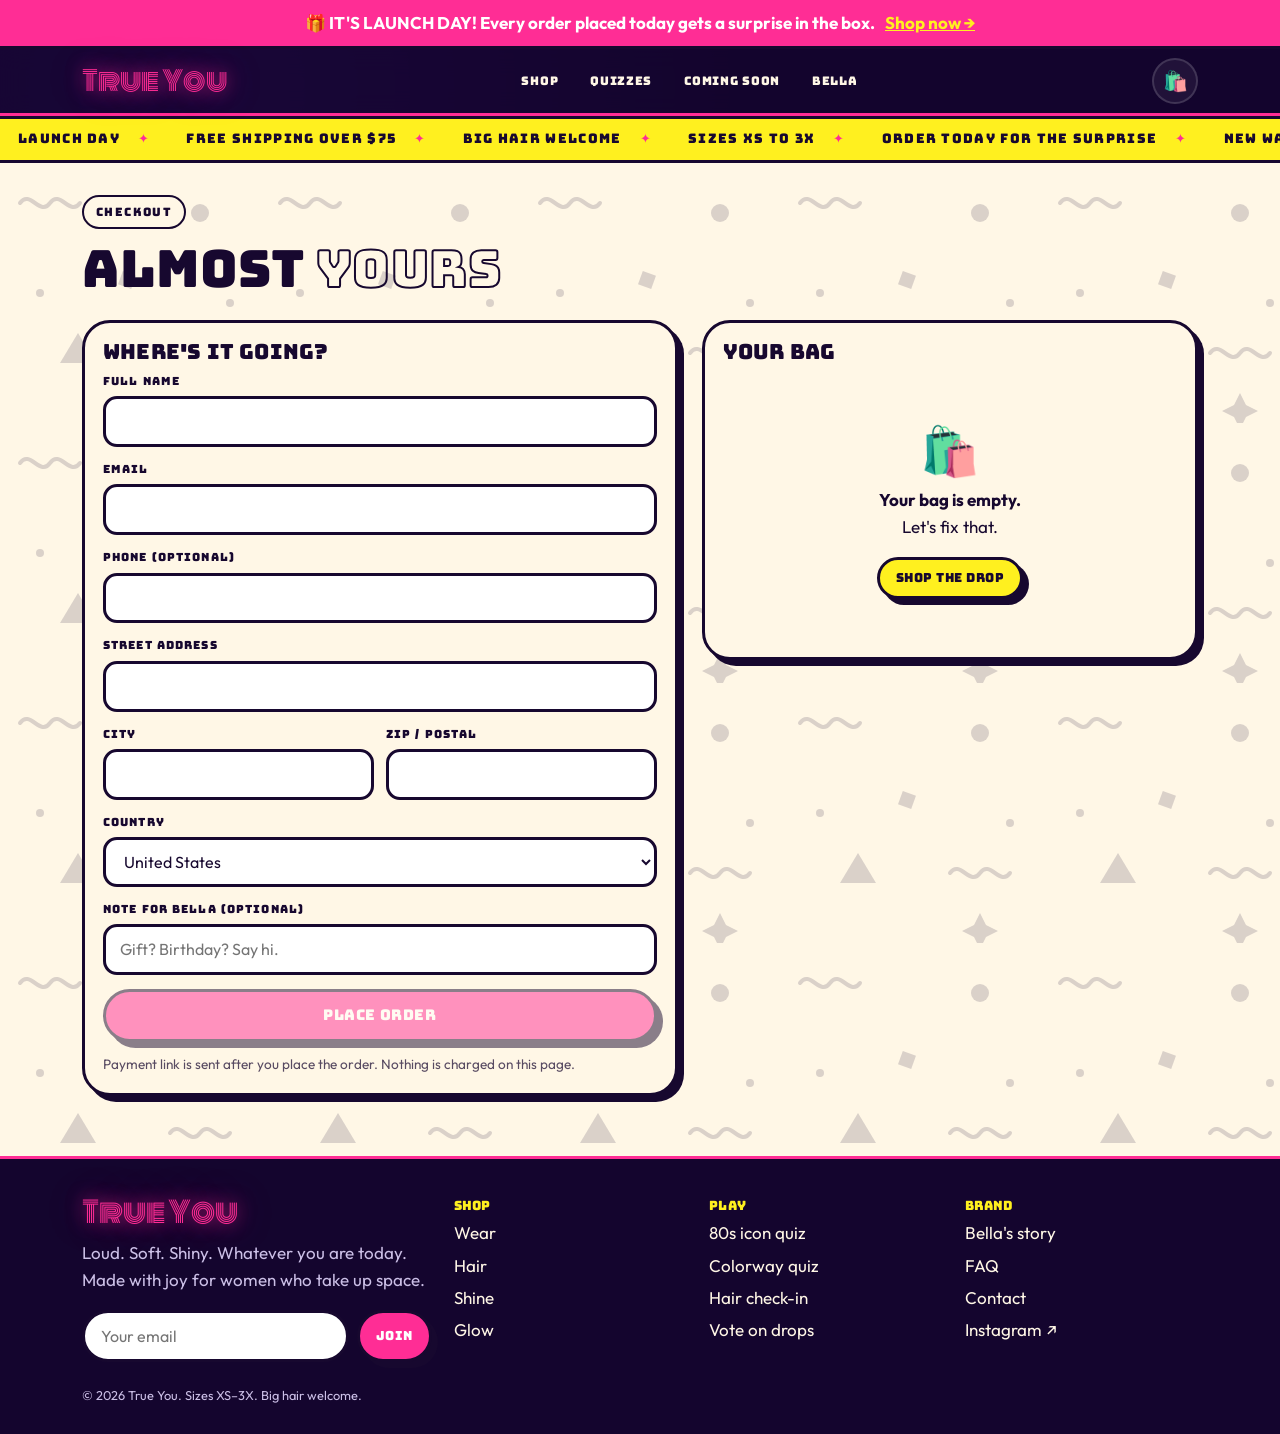
<file: checkout.html>
<!DOCTYPE html>
<html lang="en">
<head>
<meta charset="utf-8">
<meta name="viewport" content="width=device-width, initial-scale=1, viewport-fit=cover">
<title>Checkout — True You</title>
<meta name="description" content="Review your bag and place your order.">
<meta name="theme-color" content="#14052e">
<meta property="og:title" content="Checkout — True You">
<meta property="og:description" content="Review your bag and place your order.">
<link rel="icon" href="data:image/svg+xml,<svg xmlns='http://www.w3.org/2000/svg' viewBox='0 0 100 100'><rect width='100' height='100' rx='24' fill='%2314052e'/><text x='50' y='72' font-size='60' font-family='Arial Black,sans-serif' font-weight='900' fill='%23ff2d95' text-anchor='middle'>T</text><circle cx='78' cy='24' r='9' fill='%23fff01f'/></svg>">
<link rel="preconnect" href="https://fonts.googleapis.com">
<link rel="preconnect" href="https://fonts.gstatic.com" crossorigin>
<link rel="stylesheet" href="https://fonts.googleapis.com/css2?family=Bungee&family=Monoton&family=Outfit:wght@400;600;700&display=swap">
<link rel="stylesheet" href="assets/css/retro.css">
</head>
<body>

<div class="surprise-bar" data-show-when="today" hidden>
  <span>🎁 IT'S LAUNCH DAY! Every order placed today gets a surprise in the box.</span>
  <a href="shop.html">Shop now →</a>
</div>

<header class="site-header">
  <div class="wrap nav">
    <a class="brand" href="index.html" aria-label="True You home"><span class="brand__name" data-brand>True You</span></a>
    <nav class="nav__links" aria-label="Main">
      <a href="shop.html">Shop</a>
      <a href="quiz.html">Quizzes</a>
      <a href="coming-soon.html">Coming soon</a>
      <a href="about.html">Bella</a>
    </nav>
    <div class="nav__actions">
      <button class="icon-btn" data-cart-open aria-label="Open your bag">🛍️<span class="badge" data-cart-count>0</span></button>
      <button class="icon-btn nav__toggle" data-menu-toggle aria-expanded="false" aria-label="Menu">☰</button>
    </div>
  </div>
</header>

<div class="menu" data-menu aria-label="Menu">
  <div class="menu__top"><span class="brand__name" data-brand>True You</span><button class="icon-btn" data-menu-close aria-label="Close menu">✕</button></div>
  <ul class="menu__links">
    <li><a href="index.html">Home <small>start here</small></a></li>
    <li><a href="shop.html">Shop <small>the launch drop</small></a></li>
    <li><a href="quiz.html">Quizzes <small>find your era</small></a></li>
    <li><a href="coming-soon.html">Coming soon <small>vote on what's next</small></a></li>
    <li><a href="about.html">Bella <small>the story + FAQ</small></a></li>
  </ul>
  <div class="menu__foot"><a class="btn btn--sm btn--white" href="shop.html">Shop the drop</a><a class="btn btn--sm btn--ghost" href="checkout.html">Checkout</a></div>
</div>

<div class="ticker" aria-hidden="true"><div class="ticker__track" data-ticker></div></div>

<main>

  <section class="section section--cream memphis" style="padding-block:32px 60px">
    <div class="wrap">
      <span class="eyebrow">Checkout</span>
      <h1 style="font-size:clamp(2rem,9vw,3.2rem)">Almost <span class="outline">yours</span></h1>
      <div data-show-when="today" hidden>
        <div class="surprise" style="margin:12px 0 20px">
          <span class="surprise__spark" style="top:6px;right:10px">✨</span>
          <div class="surprise__title" style="font-size:1.2rem">🎁 Launch day: your surprise is already in the box.</div>
          <p style="margin:0">Code <strong data-surprise-code>LAUNCH</strong> is applied for 20% off, today only.</p>
        </div>
      </div>
      <div class="checkout" data-checkout>
        <form class="panel" data-checkout-form novalidate>
          <h2>Where's it going?</h2>
          <div class="field"><label for="co-name">Full name</label><input id="co-name" name="name" type="text" required autocomplete="name"><span class="field__err">We need a name for the box</span></div>
          <div class="field"><label for="co-email">Email</label><input id="co-email" name="email" type="email" required autocomplete="email" inputmode="email"><span class="field__err">Add a real email so we can send tracking</span></div>
          <div class="field"><label for="co-phone">Phone (optional)</label><input id="co-phone" name="phone" type="tel" autocomplete="tel" inputmode="tel"></div>
          <div class="field"><label for="co-address">Street address</label><input id="co-address" name="address" type="text" required autocomplete="street-address"><span class="field__err">Where should it go?</span></div>
          <div class="form-row">
            <div class="field"><label for="co-city">City</label><input id="co-city" name="city" type="text" required autocomplete="address-level2"><span class="field__err">City?</span></div>
            <div class="field"><label for="co-zip">ZIP / Postal</label><input id="co-zip" name="zip" type="text" required autocomplete="postal-code"><span class="field__err">ZIP?</span></div>
          </div>
          <div class="field"><label for="co-country">Country</label>
            <select id="co-country" name="country" required autocomplete="country-name">
              <option>United States</option><option>Canada</option><option>United Kingdom</option>
              <option>Jamaica</option><option>Trinidad and Tobago</option><option>Barbados</option><option>Haiti</option><option>Bahamas</option><option>Dominican Republic</option><option>Puerto Rico</option><option>Other</option>
            </select></div>
          <div class="field"><label for="co-note">Note for Bella (optional)</label><input id="co-note" name="note" type="text" placeholder="Gift? Birthday? Say hi."></div>
          <button class="btn btn--pink btn--block" data-place-order>Place order</button>
          <p class="muted" style="font-size:.85rem;margin:12px 0 0">Payment link is sent after you place the order. Nothing is charged on this page.</p>
        </form>
        <aside class="panel"><h2>Your bag</h2><div data-checkout-summary></div></aside>
      </div>
    </div>
  </section>

</main>

<footer class="site-footer">
  <div class="wrap foot-grid">
    <div>
      <span class="brand__name" data-brand>True You</span>
      <p class="muted" style="margin-top:10px">Loud. Soft. Shiny. Whatever you are today. Made with joy for women who take up space.</p>
      <form class="inline-form" data-signup="newsletter" style="max-width:420px">
        <input type="email" name="email" placeholder="Your email" required aria-label="Email">
        <button class="btn btn--sm btn--pink">Join</button>
      </form>
    </div>
    <div><h4>Shop</h4><ul><li><a href="shop.html?cat=wear">Wear</a></li><li><a href="shop.html?cat=hair">Hair</a></li><li><a href="shop.html?cat=shine">Shine</a></li><li><a href="shop.html?cat=glow">Glow</a></li></ul></div>
    <div><h4>Play</h4><ul><li><a href="quiz.html?q=era">80s icon quiz</a></li><li><a href="quiz.html?q=colorway">Colorway quiz</a></li><li><a href="quiz.html?q=hair">Hair check-in</a></li><li><a href="coming-soon.html">Vote on drops</a></li></ul></div>
    <div><h4>Brand</h4><ul><li><a href="about.html">Bella's story</a></li><li><a href="about.html#faq">FAQ</a></li><li><a href="about.html#contact">Contact</a></li><li><a href="https://www.instagram.com/" target="_blank" rel="noopener">Instagram ↗</a></li></ul></div>
  </div>
  <div class="wrap legal">© <span data-year></span> <span data-brand>True You</span>. Sizes XS–3X. Big hair welcome.</div>
</footer>

<!-- Netlify Forms: these static definitions let Netlify's build bot register the
     forms. app.js posts to them (see deliver()). Nothing here is visible. -->
<div hidden aria-hidden="true">
  <form name="order" method="POST" data-netlify="true" netlify-honeypot="bot-field">
    <input type="hidden" name="form-name" value="order"><input name="bot-field">
    <input name="order-id"><input name="placed-at"><input name="launch-day">
    <input name="name"><input name="email"><input name="phone"><input name="address"><input name="city"><input name="zip"><input name="country"><input name="note">
    <textarea name="items"></textarea><input name="promo"><input name="subtotal"><input name="discount"><input name="shipping"><input name="total">
  </form>
  <form name="newsletter" method="POST" data-netlify="true" netlify-honeypot="bot-field">
    <input type="hidden" name="form-name" value="newsletter"><input name="bot-field"><input name="email"><input name="list">
  </form>
  <form name="notify" method="POST" data-netlify="true" netlify-honeypot="bot-field">
    <input type="hidden" name="form-name" value="notify"><input name="bot-field"><input name="email"><input name="product"><input name="list">
  </form>
  <form name="ideas" method="POST" data-netlify="true" netlify-honeypot="bot-field">
    <input type="hidden" name="form-name" value="ideas"><input name="bot-field"><input name="email"><textarea name="idea"></textarea><input name="list">
  </form>
  <form name="contact" method="POST" data-netlify="true" netlify-honeypot="bot-field">
    <input type="hidden" name="form-name" value="contact"><input name="bot-field"><input name="name"><input name="email"><textarea name="message"></textarea><input name="list">
  </form>
</div>

<nav class="dock" aria-label="Quick actions">
  <a href="shop.html"><span class="ico">🛍️</span>Shop</a>
  <a href="quiz.html"><span class="ico">📼</span>Quiz</a>
  <button type="button" data-cart-open><span class="ico">👜</span>Bag<span class="badge" data-cart-count>0</span></button>
</nav>

<script src="assets/js/config.js"></script>
<script src="assets/js/data.js"></script>
<script src="assets/js/app.js"></script>
<script>document.querySelectorAll('[data-year]').forEach(n => n.textContent = new Date().getFullYear());</script>
</body>
</html>
</file>
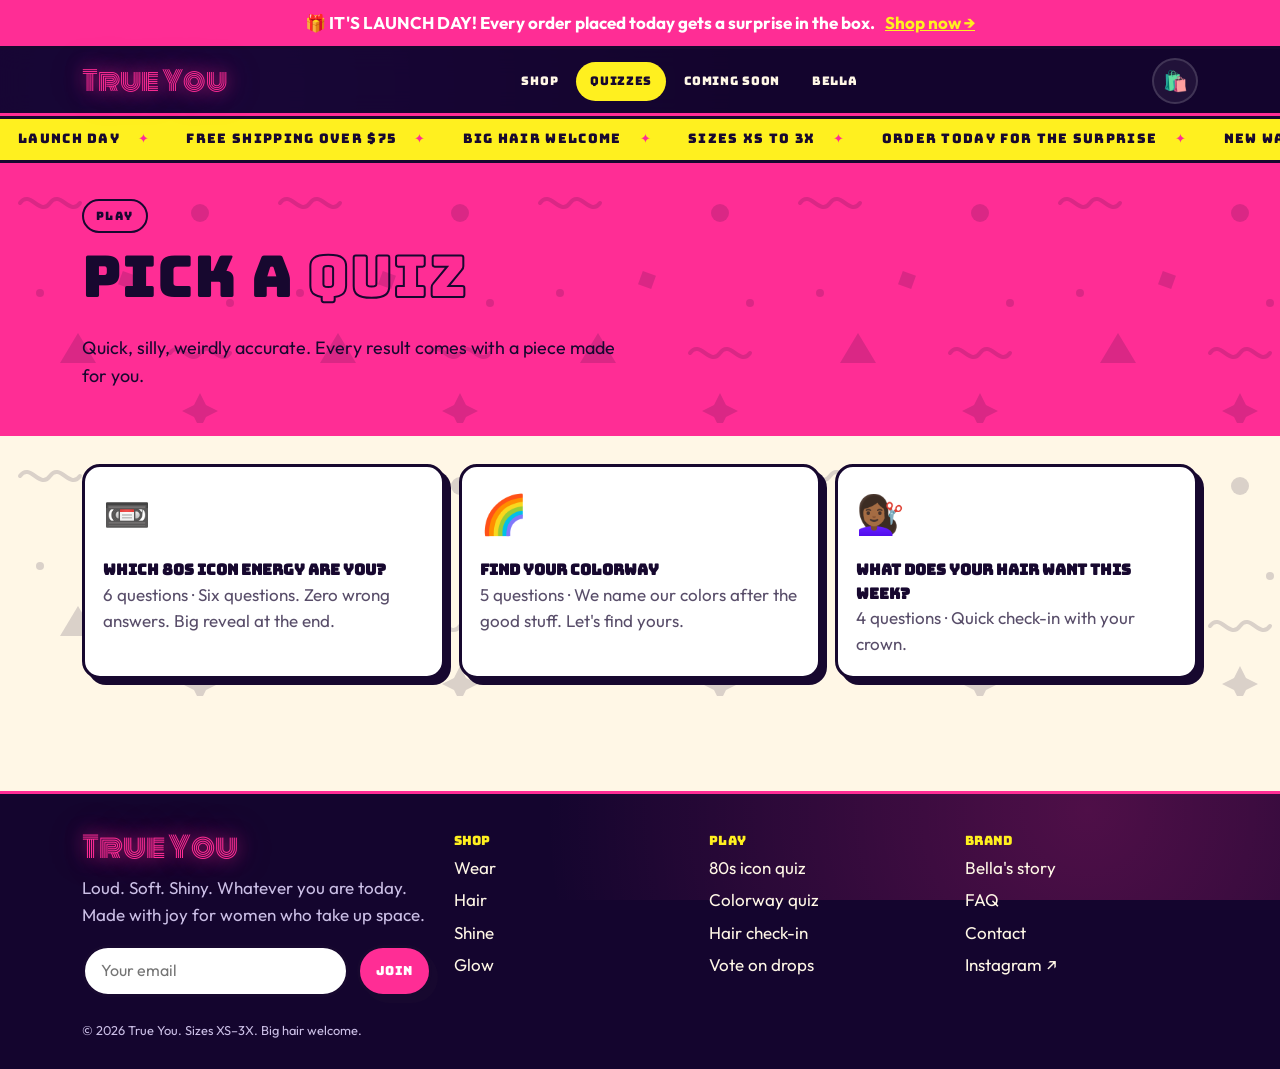
<file: quiz.html>
<!DOCTYPE html>
<html lang="en">
<head>
<meta charset="utf-8">
<meta name="viewport" content="width=device-width, initial-scale=1, viewport-fit=cover">
<title>Quizzes — True You</title>
<meta name="description" content="Which 80s icon are you? Find your colorway. Check in with your hair. Three fun quizzes, each with a product match.">
<meta name="theme-color" content="#14052e">
<meta property="og:title" content="Quizzes — True You">
<meta property="og:description" content="Which 80s icon are you? Find your colorway. Check in with your hair. Three fun quizzes, each with a product match.">
<link rel="icon" href="data:image/svg+xml,<svg xmlns='http://www.w3.org/2000/svg' viewBox='0 0 100 100'><rect width='100' height='100' rx='24' fill='%2314052e'/><text x='50' y='72' font-size='60' font-family='Arial Black,sans-serif' font-weight='900' fill='%23ff2d95' text-anchor='middle'>T</text><circle cx='78' cy='24' r='9' fill='%23fff01f'/></svg>">
<link rel="preconnect" href="https://fonts.googleapis.com">
<link rel="preconnect" href="https://fonts.gstatic.com" crossorigin>
<link rel="stylesheet" href="https://fonts.googleapis.com/css2?family=Bungee&family=Monoton&family=Outfit:wght@400;600;700&display=swap">
<link rel="stylesheet" href="assets/css/retro.css">
</head>
<body>

<div class="surprise-bar" data-show-when="today" hidden>
  <span>🎁 IT'S LAUNCH DAY! Every order placed today gets a surprise in the box.</span>
  <a href="shop.html">Shop now →</a>
</div>

<header class="site-header">
  <div class="wrap nav">
    <a class="brand" href="index.html" aria-label="True You home"><span class="brand__name" data-brand>True You</span></a>
    <nav class="nav__links" aria-label="Main">
      <a href="shop.html">Shop</a>
      <a href="quiz.html">Quizzes</a>
      <a href="coming-soon.html">Coming soon</a>
      <a href="about.html">Bella</a>
    </nav>
    <div class="nav__actions">
      <button class="icon-btn" data-cart-open aria-label="Open your bag">🛍️<span class="badge" data-cart-count>0</span></button>
      <button class="icon-btn nav__toggle" data-menu-toggle aria-expanded="false" aria-label="Menu">☰</button>
    </div>
  </div>
</header>

<div class="menu" data-menu aria-label="Menu">
  <div class="menu__top"><span class="brand__name" data-brand>True You</span><button class="icon-btn" data-menu-close aria-label="Close menu">✕</button></div>
  <ul class="menu__links">
    <li><a href="index.html">Home <small>start here</small></a></li>
    <li><a href="shop.html">Shop <small>the launch drop</small></a></li>
    <li><a href="quiz.html">Quizzes <small>find your era</small></a></li>
    <li><a href="coming-soon.html">Coming soon <small>vote on what's next</small></a></li>
    <li><a href="about.html">Bella <small>the story + FAQ</small></a></li>
  </ul>
  <div class="menu__foot"><a class="btn btn--sm btn--white" href="shop.html">Shop the drop</a><a class="btn btn--sm btn--ghost" href="checkout.html">Checkout</a></div>
</div>

<div class="ticker" aria-hidden="true"><div class="ticker__track" data-ticker></div></div>

<main>

  <section class="section section--pink memphis" style="padding-block:36px 28px">
    <div class="wrap">
      <span class="eyebrow">Play</span>
      <h1 style="font-size:clamp(2rem,9vw,3.6rem)">Pick a <span class="outline">quiz</span></h1>
      <p class="lede" style="max-width:46ch">Quick, silly, weirdly accurate. Every result comes with a piece made for you.</p>
    </div>
  </section>
  <section class="section section--cream memphis" style="padding-block:28px">
    <div class="wrap">
      <div class="quiz-pick" data-quiz-pick></div>
    </div>
  </section>
  <section class="section section--cream" style="padding-top:0" >
    <div class="wrap"><div data-quiz hidden></div></div>
  </section>

</main>

<footer class="site-footer">
  <div class="wrap foot-grid">
    <div>
      <span class="brand__name" data-brand>True You</span>
      <p class="muted" style="margin-top:10px">Loud. Soft. Shiny. Whatever you are today. Made with joy for women who take up space.</p>
      <form class="inline-form" data-signup="newsletter" style="max-width:420px">
        <input type="email" name="email" placeholder="Your email" required aria-label="Email">
        <button class="btn btn--sm btn--pink">Join</button>
      </form>
    </div>
    <div><h4>Shop</h4><ul><li><a href="shop.html?cat=wear">Wear</a></li><li><a href="shop.html?cat=hair">Hair</a></li><li><a href="shop.html?cat=shine">Shine</a></li><li><a href="shop.html?cat=glow">Glow</a></li></ul></div>
    <div><h4>Play</h4><ul><li><a href="quiz.html?q=era">80s icon quiz</a></li><li><a href="quiz.html?q=colorway">Colorway quiz</a></li><li><a href="quiz.html?q=hair">Hair check-in</a></li><li><a href="coming-soon.html">Vote on drops</a></li></ul></div>
    <div><h4>Brand</h4><ul><li><a href="about.html">Bella's story</a></li><li><a href="about.html#faq">FAQ</a></li><li><a href="about.html#contact">Contact</a></li><li><a href="https://www.instagram.com/" target="_blank" rel="noopener">Instagram ↗</a></li></ul></div>
  </div>
  <div class="wrap legal">© <span data-year></span> <span data-brand>True You</span>. Sizes XS–3X. Big hair welcome.</div>
</footer>

<!-- Netlify Forms: these static definitions let Netlify's build bot register the
     forms. app.js posts to them (see deliver()). Nothing here is visible. -->
<div hidden aria-hidden="true">
  <form name="order" method="POST" data-netlify="true" netlify-honeypot="bot-field">
    <input type="hidden" name="form-name" value="order"><input name="bot-field">
    <input name="order-id"><input name="placed-at"><input name="launch-day">
    <input name="name"><input name="email"><input name="phone"><input name="address"><input name="city"><input name="zip"><input name="country"><input name="note">
    <textarea name="items"></textarea><input name="promo"><input name="subtotal"><input name="discount"><input name="shipping"><input name="total">
  </form>
  <form name="newsletter" method="POST" data-netlify="true" netlify-honeypot="bot-field">
    <input type="hidden" name="form-name" value="newsletter"><input name="bot-field"><input name="email"><input name="list">
  </form>
  <form name="notify" method="POST" data-netlify="true" netlify-honeypot="bot-field">
    <input type="hidden" name="form-name" value="notify"><input name="bot-field"><input name="email"><input name="product"><input name="list">
  </form>
  <form name="ideas" method="POST" data-netlify="true" netlify-honeypot="bot-field">
    <input type="hidden" name="form-name" value="ideas"><input name="bot-field"><input name="email"><textarea name="idea"></textarea><input name="list">
  </form>
  <form name="contact" method="POST" data-netlify="true" netlify-honeypot="bot-field">
    <input type="hidden" name="form-name" value="contact"><input name="bot-field"><input name="name"><input name="email"><textarea name="message"></textarea><input name="list">
  </form>
</div>

<nav class="dock" aria-label="Quick actions">
  <a href="shop.html"><span class="ico">🛍️</span>Shop</a>
  <a href="quiz.html"><span class="ico">📼</span>Quiz</a>
  <button type="button" data-cart-open><span class="ico">👜</span>Bag<span class="badge" data-cart-count>0</span></button>
</nav>

<script src="assets/js/config.js"></script>
<script src="assets/js/data.js"></script>
<script src="assets/js/app.js"></script>
<script>document.querySelectorAll('[data-year]').forEach(n => n.textContent = new Date().getFullYear());</script>
</body>
</html>
</file>
<file: assets/css/retro.css>
/* =========================================================
   True You — 80s stylesheet. Mobile first; desktop rules
   live at the bottom under @media (min-width: 760px / 1040px).
   ========================================================= */

:root {
  --pink: #ff2d95;
  --pink-deep: #c2106a;
  --cyan: #19e6ff;
  --yellow: #fff01f;
  --violet: #7b2cff;
  --orange: #ff9d00;
  --night: #14052e;
  --night-2: #23104a;
  --night-3: #2f1a5e;
  --cream: #fff7e6;
  --ink: #17082f;
  --white: #ffffff;

  --bg: var(--night);
  --text: var(--cream);
  --muted: #cbbfe6;
  --line: rgba(255,255,255,.14);
  --surface: rgba(255,255,255,.06);

  --display: "Bungee", "Impact", "Arial Black", sans-serif;
  --neon: "Monoton", "Bungee", cursive;
  --body: "Outfit", -apple-system, BlinkMacSystemFont, "Segoe UI", Roboto, sans-serif;

  --r: 18px;
  --r-lg: 28px;
  --pad: 20px;
  --maxw: 1180px;
  --header: 64px;
  --dock: 66px;
  --sat: env(safe-area-inset-top, 0px);
  --sab: env(safe-area-inset-bottom, 0px);

  --shadow-pop: 6px 6px 0 var(--ink);
  --glow-pink: 0 0 18px rgba(255,45,149,.75), 0 0 40px rgba(255,45,149,.35);
  --glow-cyan: 0 0 18px rgba(25,230,255,.7), 0 0 40px rgba(25,230,255,.3);
}

* { box-sizing: border-box; }
html { scroll-behavior: smooth; -webkit-text-size-adjust: 100%; }
body {
  margin: 0;
  background: var(--bg);
  color: var(--text);
  font-family: var(--body);
  font-size: 17px;
  line-height: 1.55;
  -webkit-font-smoothing: antialiased;
  overflow-x: hidden;
  padding-bottom: calc(var(--dock) + var(--sab));
  background-image:
    radial-gradient(circle at 15% 10%, rgba(123,44,255,.35), transparent 40%),
    radial-gradient(circle at 85% 90%, rgba(255,45,149,.25), transparent 40%);
  background-attachment: fixed;
}
img, video { max-width: 100%; display: block; }
a { color: inherit; }
button { font: inherit; color: inherit; cursor: pointer; }
input, select, textarea { font: inherit; }
::selection { background: var(--yellow); color: var(--ink); }

h1, h2, h3, h4 { font-family: var(--display); font-weight: 400; line-height: 1.02; margin: 0 0 .5em; letter-spacing: .01em; text-transform: uppercase; }
h1 { font-size: clamp(2.1rem, 9.5vw, 4.6rem); }
h2 { font-size: clamp(1.55rem, 6.8vw, 3rem); }
h3 { font-size: clamp(1.05rem, 4.4vw, 1.4rem); }
p { margin: 0 0 1em; }
.muted { color: var(--muted); }
.lede { font-size: 1.12rem; }
.center { text-align: center; }
.sr-only { position: absolute; width: 1px; height: 1px; overflow: hidden; clip: rect(0 0 0 0); white-space: nowrap; }

.wrap { width: 100%; max-width: var(--maxw); margin-inline: auto; padding-inline: var(--pad); }
.section { padding-block: 56px; position: relative; }
.section--tight { padding-block: 36px; }

/* bright "poster" sections */
.section--pink   { background: var(--pink);   color: var(--ink); }
.section--yellow { background: var(--yellow); color: var(--ink); }
.section--cyan   { background: var(--cyan);   color: var(--ink); }
.section--cream  { background: var(--cream);  color: var(--ink); }
.section--pink .muted, .section--yellow .muted, .section--cyan .muted, .section--cream .muted { color: rgba(23,8,47,.72); }
.section--pink, .section--yellow, .section--cyan, .section--cream { --line: rgba(23,8,47,.16); --surface: rgba(255,255,255,.55); }

/* Memphis confetti backdrop */
.memphis { position: relative; isolation: isolate; overflow: hidden; }
.memphis::before {
  content: ""; position: absolute; inset: 0; z-index: -1; opacity: .55; pointer-events: none;
  background-image:
    url("data:image/svg+xml,%3Csvg xmlns='http://www.w3.org/2000/svg' width='260' height='260' viewBox='0 0 260 260'%3E%3Cpath d='M20 40c10-14 20 14 30 0s20 14 30 0' fill='none' stroke='%2317082f' stroke-width='4' stroke-linecap='round'/%3E%3Ccircle cx='200' cy='50' r='9' fill='%2317082f'/%3E%3Cpath d='M60 200l18-30 18 30z' fill='%2317082f'/%3E%3Cpath d='M170 190c10-14 20 14 30 0s20 14 30 0' fill='none' stroke='%2317082f' stroke-width='4' stroke-linecap='round'/%3E%3Crect x='120' y='110' width='14' height='14' transform='rotate(20 127 117)' fill='%2317082f'/%3E%3Ccircle cx='40' cy='130' r='4' fill='%2317082f'/%3E%3Ccircle cx='230' cy='140' r='4' fill='%2317082f'/%3E%3Cpath d='M200 230l6 12 12 6-12 6-6 12-6-12-12-6 12-6z' fill='%2317082f'/%3E%3C/svg%3E");
  background-size: 260px 260px;
}
.section--pink.memphis::before, .section--yellow.memphis::before, .section--cyan.memphis::before, .section--cream.memphis::before { opacity: .16; }
.memphis--light::before { filter: invert(1); opacity: .12; }

/* ---------- eyebrow / stickers / chips ---------- */
.eyebrow {
  display: inline-block; font-family: var(--display); font-size: .72rem; letter-spacing: .12em;
  text-transform: uppercase; padding: 6px 12px; border: 2px solid currentColor; border-radius: 999px; margin-bottom: 14px;
}
.sticker {
  display: inline-block; font-family: var(--display); font-size: .68rem; letter-spacing: .06em; text-transform: uppercase;
  background: var(--yellow); color: var(--ink); padding: 6px 10px; border: 2px solid var(--ink);
  box-shadow: 3px 3px 0 var(--ink); transform: rotate(-4deg);
}
.sticker--pink { background: var(--pink); color: var(--white); }
.sticker--cyan { background: var(--cyan); }
.chip { display: inline-flex; align-items: center; gap: 6px; padding: 8px 14px; border-radius: 999px; border: 2px solid var(--line); background: var(--surface); font-weight: 600; font-size: .92rem; }
.chip[aria-pressed="true"], .chip.is-on { background: var(--yellow); color: var(--ink); border-color: var(--ink); box-shadow: 3px 3px 0 var(--ink); }

/* neon & chrome text */
.neon { font-family: var(--neon); font-weight: 400; color: var(--pink); text-shadow: var(--glow-pink); letter-spacing: .04em; }
.neon--cyan { color: var(--cyan); text-shadow: var(--glow-cyan); }
.chrome {
  background: linear-gradient(180deg, #fff 0%, #cfe9ff 38%, #4a6cff 50%, #dff5ff 58%, #ffffff 100%);
  -webkit-background-clip: text; background-clip: text; color: transparent;
  filter: drop-shadow(3px 3px 0 var(--pink-deep)) drop-shadow(0 0 12px rgba(25,230,255,.35));
}
.outline { -webkit-text-stroke: 2px var(--ink); color: transparent; }

/* ---------- buttons ---------- */
.btn {
  display: inline-flex; align-items: center; justify-content: center; gap: 10px;
  min-height: 52px; padding: 12px 22px; border-radius: 999px; border: 3px solid var(--ink);
  font-family: var(--display); font-size: .92rem; letter-spacing: .04em; text-transform: uppercase; text-decoration: none;
  background: var(--yellow); color: var(--ink); box-shadow: var(--shadow-pop);
  transition: transform .15s ease, box-shadow .15s ease, background .15s ease;
  -webkit-tap-highlight-color: transparent; user-select: none;
}
.btn:active { transform: translate(4px, 4px); box-shadow: 2px 2px 0 var(--ink); }
.btn--pink { background: var(--pink); color: var(--white); }
.btn--cyan { background: var(--cyan); }
.btn--white { background: var(--white); }
.btn--ghost { background: transparent; color: currentColor; border-color: currentColor; box-shadow: none; }
.btn--sm { min-height: 42px; padding: 8px 16px; font-size: .78rem; }
.btn--block { width: 100%; }
.btn[disabled] { opacity: .5; pointer-events: none; }
.btn-row { display: flex; flex-wrap: wrap; gap: 12px; }

/* ---------- header ---------- */
.site-header {
  position: sticky; top: 0; z-index: 60; padding-top: var(--sat);
  background: rgba(20,5,46,.86); backdrop-filter: blur(12px); -webkit-backdrop-filter: blur(12px);
  border-bottom: 3px solid var(--pink);
}
.nav { height: var(--header); display: flex; align-items: center; justify-content: space-between; gap: 12px; }
.brand { display: inline-flex; align-items: center; gap: 10px; text-decoration: none; }
.brand__name { font-family: var(--neon); font-size: 1.5rem; color: var(--pink); text-shadow: var(--glow-pink); line-height: 1; white-space: nowrap; }
.nav__links { display: none; }
.nav__actions { display: flex; align-items: center; gap: 8px; }
.icon-btn {
  position: relative; width: 46px; height: 46px; border-radius: 50%; border: 2px solid var(--line); background: var(--surface);
  display: inline-grid; place-items: center; font-size: 1.25rem; line-height: 1; -webkit-tap-highlight-color: transparent;
}
.icon-btn .badge {
  position: absolute; top: -6px; right: -6px; min-width: 22px; height: 22px; padding: 0 6px; border-radius: 999px;
  background: var(--yellow); color: var(--ink); border: 2px solid var(--ink); font-family: var(--display); font-size: .68rem;
  display: grid; place-items: center; transform: scale(0); transition: transform .2s cubic-bezier(.3,1.6,.5,1);
}
.icon-btn .badge.is-on { transform: scale(1); }

/* full-screen menu (mobile) */
.menu {
  position: fixed; inset: 0; z-index: 70; background: var(--pink); color: var(--ink);
  padding: calc(var(--sat) + 20px) var(--pad) calc(var(--sab) + 24px);
  display: flex; flex-direction: column; transform: translateY(-104%); transition: transform .35s cubic-bezier(.2,.9,.3,1);
}
.menu.is-open { transform: none; }
.menu__top { display: flex; justify-content: space-between; align-items: center; }
.menu__links { list-style: none; margin: auto 0; padding: 0; display: grid; gap: 6px; }
.menu__links a { font-family: var(--display); font-size: clamp(1.8rem, 9vw, 3rem); text-decoration: none; text-transform: uppercase; display: flex; align-items: baseline; gap: 12px; padding: 6px 0; }
.menu__links a small { font-family: var(--body); font-size: .9rem; text-transform: none; opacity: .75; }
.menu__foot { display: flex; gap: 10px; flex-wrap: wrap; }
body.menu-open, body.drawer-open, body.sheet-open { overflow: hidden; }

/* ---------- ticker ---------- */
.ticker { overflow: hidden; background: var(--yellow); color: var(--ink); border-block: 3px solid var(--ink); }
.ticker__track { display: flex; width: max-content; animation: ticker 28s linear infinite; }
.ticker__track span { font-family: var(--display); font-size: .82rem; letter-spacing: .1em; padding: 10px 18px; white-space: nowrap; }
.ticker__track span::after { content: "✦"; margin-left: 18px; color: var(--pink); }
@keyframes ticker { to { transform: translateX(-50%); } }

/* ---------- hero ---------- */
.hero { position: relative; min-height: calc(100svh - var(--header) - var(--sat)); display: flex; align-items: flex-end; overflow: hidden; isolation: isolate; }
.hero__media { position: absolute; inset: 0; z-index: -3; background: var(--night-2); }
.hero__media video { width: 100%; height: 100%; object-fit: cover; object-position: center; }
.hero__media .ig-embed { position: absolute; inset: 0; display: grid; place-items: center; overflow: hidden; }
.hero__media .ig-embed iframe, .hero__media .ig-embed blockquote { width: min(100%, 540px) !important; min-width: 0 !important; margin: 0 auto !important; max-height: 100%; }
.hero__media.is-embed { z-index: 0; }
.hero__media.is-embed ~ .hero__scan, .hero__media.is-embed ~ .hero__grid { display: none; }
.hero__media.is-embed ~ .hero__content { pointer-events: none; }
.hero__media.is-embed ~ .hero__content .btn, .hero__media.is-embed ~ .hero__content a { pointer-events: auto; }
.hero__media.is-embed { position: relative; height: min(78svh, 640px); }
.hero:has(.hero__media.is-embed) { flex-direction: column; align-items: stretch; min-height: 0; }
.hero:has(.hero__media.is-embed) .hero__content { position: relative; background: linear-gradient(180deg, var(--night-3), var(--night)); padding-top: 24px; }
.hero__scan { position: absolute; inset: 0; z-index: -2; pointer-events: none; background: repeating-linear-gradient(0deg, rgba(0,0,0,.25) 0 2px, transparent 2px 4px); mix-blend-mode: multiply; opacity: .55; }
.hero__grid {
  position: absolute; left: -20%; right: -20%; bottom: 0; height: 42%; z-index: -1; pointer-events: none;
  background-image: linear-gradient(rgba(25,230,255,.55) 1px, transparent 1px), linear-gradient(90deg, rgba(25,230,255,.55) 1px, transparent 1px);
  background-size: 100% 28px, 60px 100%;
  transform: perspective(380px) rotateX(58deg); transform-origin: bottom; opacity: .5;
  -webkit-mask-image: linear-gradient(180deg, transparent, #000 45%); mask-image: linear-gradient(180deg, transparent, #000 45%);
}
.hero__content { position: relative; z-index: 1; width: 100%; padding-top: 60px; padding-bottom: 36px;
  background: linear-gradient(180deg, rgba(20,5,46,0) 0%, rgba(20,5,46,.55) 30%, rgba(20,5,46,.92) 100%); }
.hero__content .btn-row { margin-top: 18px; }
.hero__badge { display: inline-flex; gap: 8px; align-items: center; flex-wrap: wrap; margin-bottom: 14px; }
.hero__sound { position: absolute; right: var(--pad); top: 16px; z-index: 2; }
.hero__vhs { position: absolute; left: var(--pad); top: 16px; z-index: 2; font-family: "Courier New", monospace; font-weight: 700; color: var(--white); text-shadow: 0 0 6px var(--cyan); letter-spacing: .12em; display: flex; align-items: center; gap: 8px; }
.hero__vhs .rec { width: 12px; height: 12px; border-radius: 50%; background: #ff3b3b; box-shadow: 0 0 8px #ff3b3b; animation: blink 1.2s steps(2) infinite; }
@keyframes blink { 50% { opacity: 0; } }

/* ---------- countdown & surprise ---------- */
.countdown { display: grid; grid-template-columns: repeat(4, 1fr); gap: 8px; max-width: 480px; }
.countdown__cell { background: var(--ink); color: var(--yellow); border: 3px solid var(--pink); border-radius: 14px; padding: 10px 4px; text-align: center; }
.countdown__n { font-family: var(--display); font-size: clamp(1.5rem, 7vw, 2.4rem); line-height: 1; }
.countdown__l { font-size: .7rem; letter-spacing: .12em; text-transform: uppercase; color: var(--cream); margin-top: 4px; }

.surprise {
  position: relative; overflow: hidden; border: 3px solid var(--ink); border-radius: var(--r-lg);
  background: linear-gradient(135deg, var(--yellow), var(--orange) 55%, var(--pink)); color: var(--ink);
  padding: 22px; box-shadow: var(--shadow-pop);
}
.surprise__title { font-family: var(--display); font-size: clamp(1.25rem, 6vw, 2rem); margin: 0 0 8px; }
.surprise__code { display: inline-flex; align-items: center; gap: 10px; background: var(--ink); color: var(--yellow); padding: 8px 14px; border-radius: 10px; font-family: var(--display); letter-spacing: .1em; }
.surprise__code button { background: var(--yellow); color: var(--ink); border: 0; border-radius: 6px; padding: 4px 10px; font-family: var(--display); font-size: .7rem; }
.surprise__spark { position: absolute; font-size: 2rem; opacity: .35; pointer-events: none; }
.surprise-bar {
  display: flex; align-items: center; justify-content: center; gap: 10px; flex-wrap: wrap; text-align: center;
  background: var(--pink); color: var(--white); padding: 10px var(--pad); font-weight: 700; border-bottom: 3px solid var(--ink);
}
.surprise-bar a { color: var(--yellow); }

/* ---------- grids & cards ---------- */
.grid { display: grid; gap: 14px; }
.g-2 { grid-template-columns: repeat(2, 1fr); }
.g-3, .g-4 { grid-template-columns: repeat(2, 1fr); }
.mt-2 { margin-top: 20px; } .mt-3 { margin-top: 32px; } .mt-4 { margin-top: 44px; }

.card {
  background: var(--surface); border: 3px solid var(--ink); border-radius: var(--r); overflow: hidden;
  box-shadow: var(--shadow-pop); display: flex; flex-direction: column; color: inherit; text-decoration: none;
  transition: transform .15s ease;
}
.card:active { transform: scale(.985); }
.section--pink .card, .section--yellow .card, .section--cyan .card, .section--cream .card { background: var(--white); }
.card__body { padding: 14px; display: flex; flex-direction: column; gap: 8px; flex: 1; }
.card__title { font-family: var(--display); font-size: .95rem; text-transform: uppercase; line-height: 1.15; margin: 0; }
.card__meta { font-size: .9rem; color: var(--muted); margin: 0; }
.card .sticker { position: absolute; top: 10px; left: 10px; z-index: 2; }

/* product tile (gradient + emoji, replaced by a photo when present) */
.tile { position: relative; aspect-ratio: 1; overflow: hidden; background: linear-gradient(135deg, var(--from, var(--pink)), var(--to, var(--violet))); display: grid; place-items: center; isolation: isolate; }
.tile::before { content: ""; position: absolute; inset: 0; background: repeating-linear-gradient(135deg, rgba(255,255,255,.12) 0 10px, transparent 10px 24px); z-index: 0; }
.tile::after { content: ""; position: absolute; left: -10%; right: -10%; bottom: -30%; height: 60%; border-radius: 50%; background: radial-gradient(circle, rgba(255,240,31,.75), transparent 60%); z-index: 0; }
.tile__icon { font-size: clamp(3rem, 20vw, 5rem); z-index: 1; filter: drop-shadow(4px 6px 0 rgba(23,8,47,.55)); transition: transform .3s cubic-bezier(.3,1.6,.5,1); }
.card:hover .tile__icon { transform: scale(1.12) rotate(-6deg); }
.tile img { position: absolute; inset: 0; width: 100%; height: 100%; object-fit: cover; z-index: 2; opacity: 0; transition: opacity .3s; }
.tile img.is-loaded { opacity: 1; }
.tile img.is-failed { display: none; }
.price { font-family: var(--display); font-size: 1.05rem; display: flex; gap: 8px; align-items: baseline; }
.price s { color: var(--muted); font-size: .85rem; font-family: var(--body); }
.product-card .btn { margin-top: auto; }

/* shop filters */
.filters { display: flex; gap: 8px; overflow-x: auto; padding-bottom: 6px; scrollbar-width: none; -webkit-overflow-scrolling: touch; }
.filters::-webkit-scrollbar { display: none; }
.filters .chip { flex: 0 0 auto; }

/* ---------- product sheet (bottom sheet on mobile) ---------- */
.sheet { position: fixed; inset: 0; z-index: 80; display: none; }
.sheet.is-open { display: block; }
.sheet__scrim { position: absolute; inset: 0; background: rgba(23,8,47,.7); backdrop-filter: blur(4px); }
.sheet__panel {
  position: absolute; left: 0; right: 0; bottom: 0; max-height: 92svh; overflow: auto; overscroll-behavior: contain;
  background: var(--cream); color: var(--ink); border-radius: 26px 26px 0 0; border-top: 4px solid var(--pink);
  padding: 12px var(--pad) calc(24px + var(--sab)); animation: up .3s cubic-bezier(.2,.9,.3,1);
  --line: rgba(23,8,47,.16); --surface: #fff; --muted: rgba(23,8,47,.68);
}
@keyframes up { from { transform: translateY(40px); opacity: 0; } }
.sheet__handle { width: 48px; height: 5px; border-radius: 3px; background: rgba(23,8,47,.25); margin: 0 auto 12px; }
.sheet__close { position: absolute; top: 14px; right: 14px; }
.sheet .tile { border-radius: var(--r); border: 3px solid var(--ink); }
.sheet h2 { font-size: 1.5rem; margin-top: 16px; }
.opts { margin-top: 12px; }
.opts__label { font-family: var(--display); font-size: .72rem; letter-spacing: .1em; margin-bottom: 8px; }
.opts__row { display: flex; gap: 8px; flex-wrap: wrap; }
.qty { display: inline-flex; align-items: center; border: 3px solid var(--ink); border-radius: 999px; overflow: hidden; background: #fff; }
.qty button { width: 44px; height: 44px; border: 0; background: transparent; font-size: 1.3rem; font-weight: 700; }
.qty span { min-width: 34px; text-align: center; font-family: var(--display); }
.sheet__buy { position: sticky; bottom: calc(-24px - var(--sab)); background: var(--cream); padding-top: 12px; margin-top: 16px; border-top: 2px dashed var(--line); display: flex; gap: 10px; align-items: center; }
.details { padding-left: 18px; margin: 12px 0; }
.details li { margin-bottom: 4px; }

/* ---------- cart drawer ---------- */
.drawer { position: fixed; inset: 0; z-index: 85; display: none; }
.drawer.is-open { display: block; }
.drawer__scrim { position: absolute; inset: 0; background: rgba(23,8,47,.7); }
.drawer__panel {
  position: absolute; top: 0; right: 0; bottom: 0; width: min(100%, 440px); background: var(--cream); color: var(--ink);
  display: flex; flex-direction: column; border-left: 4px solid var(--pink); animation: slide .3s cubic-bezier(.2,.9,.3,1);
  padding-top: var(--sat); --line: rgba(23,8,47,.16); --surface: #fff; --muted: rgba(23,8,47,.68);
}
@keyframes slide { from { transform: translateX(60px); opacity: 0; } }
.drawer__head { display: flex; align-items: center; justify-content: space-between; padding: 14px var(--pad); border-bottom: 3px solid var(--ink); }
.drawer__head h2 { margin: 0; font-size: 1.3rem; }
.drawer__body { flex: 1; overflow: auto; padding: 14px var(--pad); }
.drawer__foot { padding: 14px var(--pad) calc(14px + var(--sab)); border-top: 3px solid var(--ink); background: #fff; display: grid; gap: 10px; }
.cart-line { display: grid; grid-template-columns: 72px 1fr auto; gap: 12px; align-items: center; padding: 12px 0; border-bottom: 2px dashed var(--line); }
.cart-line .tile { width: 72px; border-radius: 12px; border: 2px solid var(--ink); }
.cart-line .tile__icon { font-size: 2rem; }
.cart-line__name { font-family: var(--display); font-size: .78rem; text-transform: uppercase; margin: 0; }
.cart-line__opts { font-size: .85rem; color: var(--muted); margin: 2px 0 6px; }
.cart-line .qty { transform: scale(.85); transform-origin: left; }
.cart-line__price { font-family: var(--display); font-size: .9rem; text-align: right; }
.cart-line__remove { background: none; border: 0; text-decoration: underline; font-size: .8rem; padding: 4px 0; color: var(--pink-deep); }
.ship-bar { font-size: .9rem; }
.ship-bar__track { height: 12px; border: 2px solid var(--ink); border-radius: 999px; overflow: hidden; background: #fff; margin-top: 6px; }
.ship-bar__fill { height: 100%; background: linear-gradient(90deg, var(--cyan), var(--pink)); width: 0; transition: width .4s ease; }
.totals { display: grid; gap: 6px; font-size: .95rem; }
.totals div { display: flex; justify-content: space-between; }
.totals .grand { font-family: var(--display); font-size: 1.1rem; border-top: 3px solid var(--ink); padding-top: 8px; margin-top: 4px; }
.empty { text-align: center; padding: 40px 10px; }
.empty .big { font-size: 3rem; }

/* ---------- forms ---------- */
.field { display: grid; gap: 6px; margin-bottom: 14px; }
.field label { font-family: var(--display); font-size: .7rem; letter-spacing: .1em; text-transform: uppercase; }
.field input, .field select, .field textarea {
  width: 100%; min-height: 50px; padding: 10px 14px; border: 3px solid var(--ink); border-radius: 14px; background: #fff; color: var(--ink); font-size: 16px;
}
.field input:focus, .field select:focus, .field textarea:focus { outline: 3px solid var(--cyan); outline-offset: 2px; }
.field.is-bad input { border-color: #e0163f; }
.field__err { color: #ffd0d8; font-size: .85rem; display: none; }
.section--cream .field__err, .checkout .field__err { color: #b00e30; }
.field.is-bad .field__err { display: block; }
.inline-form { display: flex; gap: 8px; }
.inline-form input { flex: 1; min-width: 0; min-height: 52px; padding: 10px 16px; border: 3px solid var(--ink); border-radius: 999px; background: #fff; color: var(--ink); font-size: 16px; }
.promo { display: flex; gap: 8px; }
.promo input { flex: 1; min-width: 0; min-height: 46px; padding: 8px 14px; border: 3px solid var(--ink); border-radius: 12px; font-size: 16px; text-transform: uppercase; }
.form-row { display: grid; gap: 0 12px; grid-template-columns: 1fr 1fr; }

/* ---------- quiz ---------- */
.quiz-pick { display: grid; gap: 14px; }
.quiz-card { text-align: left; padding: 18px; display: flex; gap: 14px; align-items: center; }
.quiz-card .big { font-size: 2.4rem; }
.quiz { max-width: 640px; margin-inline: auto; }
.quiz__progress { height: 14px; border: 3px solid var(--ink); border-radius: 999px; overflow: hidden; background: #fff; margin-bottom: 16px; }
.quiz__progress div { height: 100%; background: linear-gradient(90deg, var(--yellow), var(--pink)); width: 0; transition: width .35s ease; }
.quiz__q { font-family: var(--display); font-size: clamp(1.2rem, 5.6vw, 1.7rem); text-transform: uppercase; margin: 0 0 16px; }
.quiz__opts { display: grid; gap: 10px; }
.quiz__opt {
  text-align: left; padding: 14px 16px; border: 3px solid var(--ink); border-radius: 16px; background: #fff; color: var(--ink);
  font-weight: 600; font-size: 1rem; box-shadow: 4px 4px 0 var(--ink); transition: transform .12s, background .12s; display: flex; gap: 12px; align-items: center;
}
.quiz__opt::before { content: attr(data-key); font-family: var(--display); width: 30px; height: 30px; border-radius: 50%; background: var(--yellow); border: 2px solid var(--ink); display: grid; place-items: center; font-size: .75rem; flex: 0 0 auto; }
.quiz__opt:active { transform: translate(3px,3px); box-shadow: 1px 1px 0 var(--ink); background: var(--cyan); }
.quiz__result { text-align: center; }
.quiz__result .big { font-size: 4.5rem; line-height: 1; margin-bottom: 8px; animation: pop .5s cubic-bezier(.3,1.6,.5,1); }
@keyframes pop { from { transform: scale(0); } }
.quiz__result h2 { font-size: clamp(1.7rem, 8vw, 2.6rem); }
.result-product { display: grid; grid-template-columns: 90px 1fr; gap: 14px; align-items: center; text-align: left; margin: 20px auto; max-width: 440px; background: #fff; border: 3px solid var(--ink); border-radius: var(--r); padding: 12px; box-shadow: var(--shadow-pop); }
.result-product .tile { border-radius: 12px; border: 2px solid var(--ink); }
.result-product .tile__icon { font-size: 2.4rem; }
.share-row { display: flex; gap: 10px; justify-content: center; flex-wrap: wrap; }

/* ---------- upcoming ---------- */
.up-card { flex-direction: row; align-items: stretch; }
.up-card .tile { width: 110px; flex: 0 0 110px; aspect-ratio: auto; }
.up-card .tile__icon { font-size: 2.6rem; }
.stage { display: inline-flex; align-items: center; gap: 6px; font-size: .8rem; font-weight: 700; color: var(--muted); }
.stage::before { content: ""; width: 8px; height: 8px; border-radius: 50%; background: var(--cyan); box-shadow: 0 0 8px var(--cyan); }
.vote { display: flex; align-items: center; gap: 8px; margin-top: auto; }
.vote__btn { border: 2px solid var(--ink); background: var(--yellow); color: var(--ink); border-radius: 999px; padding: 6px 12px; font-family: var(--display); font-size: .7rem; }
.vote__btn.is-on { background: var(--pink); color: #fff; }
.vote__n { font-weight: 700; font-size: .9rem; }

/* ---------- misc blocks ---------- */
.about-grid { display: grid; gap: 20px; }
.portrait { aspect-ratio: 4/5; border: 4px solid var(--ink); border-radius: var(--r-lg); box-shadow: var(--shadow-pop); background: linear-gradient(160deg, var(--pink), var(--violet) 50%, var(--cyan)); display: grid; place-items: center; position: relative; overflow: hidden; }
.portrait .big { font-size: 6rem; filter: drop-shadow(4px 6px 0 rgba(23,8,47,.5)); }
.portrait img { position: absolute; inset: 0; width: 100%; height: 100%; object-fit: cover; opacity: 0; }
.portrait img.is-loaded { opacity: 1; }
.portrait img.is-failed { display: none; }
.faq details { border: 3px solid var(--ink); border-radius: 14px; background: #fff; color: var(--ink); margin-bottom: 10px; box-shadow: 4px 4px 0 var(--ink); }
.faq summary { padding: 14px 16px; font-weight: 700; cursor: pointer; list-style: none; display: flex; justify-content: space-between; gap: 10px; }
.faq summary::after { content: "+"; font-family: var(--display); }
.faq details[open] summary::after { content: "–"; }
.faq details p { padding: 0 16px 14px; margin: 0; }
.stat-row { display: grid; grid-template-columns: repeat(3, 1fr); gap: 10px; margin-top: 20px; }
.stat { border: 3px solid var(--ink); border-radius: 14px; padding: 10px 6px; text-align: center; background: var(--white); color: var(--ink); }
.stat__n { font-family: var(--display); font-size: 1.4rem; }
.stat__l { font-size: .72rem; text-transform: uppercase; letter-spacing: .08em; }

.cassette { display: inline-block; font-size: 3.4rem; animation: wobble 3s ease-in-out infinite; transform-origin: center; }
@keyframes wobble { 0%,100% { transform: rotate(-6deg); } 50% { transform: rotate(6deg); } }
.float { animation: float 4s ease-in-out infinite; }
@keyframes float { 0%,100% { transform: translateY(0); } 50% { transform: translateY(-10px); } }

/* ---------- footer ---------- */
.site-footer { padding: 40px 0 28px; border-top: 3px solid var(--pink); }
.site-footer .brand__name { font-size: 1.8rem; }
.foot-grid { display: grid; gap: 22px; }
.foot-grid h4 { font-size: .8rem; margin-bottom: 8px; color: var(--yellow); }
.foot-grid ul { list-style: none; padding: 0; margin: 0; display: grid; gap: 6px; }
.foot-grid a { text-decoration: none; }
.legal { font-size: .8rem; color: var(--muted); margin-top: 24px; }

/* ---------- mobile action dock ---------- */
.dock {
  position: fixed; left: 0; right: 0; bottom: 0; z-index: 55; padding: 8px var(--pad) calc(8px + var(--sab));
  background: rgba(20,5,46,.94); backdrop-filter: blur(12px); border-top: 3px solid var(--pink);
  display: grid; grid-template-columns: 1fr 1fr 1fr; gap: 8px;
}
.dock a, .dock button {
  display: flex; flex-direction: column; align-items: center; gap: 2px; text-decoration: none; padding: 6px 0;
  font-family: var(--display); font-size: .6rem; letter-spacing: .08em; border: 0; background: none; color: var(--cream); border-radius: 12px; position: relative;
}
.dock .ico { font-size: 1.3rem; }
.dock [aria-current="page"] { color: var(--yellow); }
.dock .badge { position: absolute; top: 0; right: 22%; min-width: 18px; height: 18px; border-radius: 999px; background: var(--yellow); color: var(--ink); font-size: .6rem; display: none; place-items: center; border: 2px solid var(--ink); }
.dock .badge.is-on { display: grid; }

/* ---------- toast / confetti ---------- */
.toast { pointer-events: none;
  position: fixed; left: 50%; bottom: calc(var(--dock) + var(--sab) + 14px); transform: translate(-50%, 20px); opacity: 0; z-index: 90;
  background: var(--yellow); color: var(--ink); border: 3px solid var(--ink); box-shadow: var(--shadow-pop); border-radius: 999px;
  padding: 10px 18px; font-weight: 700; max-width: calc(100% - 32px); text-align: center; transition: .25s;
}
.toast.is-on { transform: translate(-50%, 0); opacity: 1; }
.confetti { position: fixed; inset: 0; pointer-events: none; z-index: 95; }

/* ---------- checkout page ---------- */
.checkout { display: grid; gap: 24px; }
.panel { background: var(--cream); color: var(--ink); border: 3px solid var(--ink); border-radius: var(--r-lg); padding: 18px; box-shadow: var(--shadow-pop); --line: rgba(23,8,47,.16); --surface: #fff; --muted: rgba(23,8,47,.68); }
.panel h2 { font-size: 1.3rem; }
.order-done { text-align: center; }
.order-done .big { font-size: 4rem; }
.order-id { font-family: var(--display); font-size: 1.2rem; background: var(--ink); color: var(--yellow); display: inline-block; padding: 8px 16px; border-radius: 10px; letter-spacing: .1em; }

/* ---------- reveal ---------- */
.reveal { opacity: 0; transform: translateY(18px); transition: opacity .5s ease, transform .5s ease; }
.reveal.is-in { opacity: 1; transform: none; }

@media (prefers-reduced-motion: reduce) {
  *, *::before, *::after { animation: none !important; transition: none !important; }
  .reveal { opacity: 1; transform: none; }
}

/* =========================================================
   Tablet and up
   ========================================================= */
@media (min-width: 760px) {
  :root { --pad: 32px; }
  body { padding-bottom: 0; }
  .dock { display: none; }
  .toast { bottom: 28px; }
  .g-3 { grid-template-columns: repeat(3, 1fr); }
  .g-4 { grid-template-columns: repeat(3, 1fr); }
  .grid { gap: 20px; }
  .section { padding-block: 84px; }
  .quiz-pick { grid-template-columns: repeat(3, 1fr); }
  .quiz-card { flex-direction: column; align-items: flex-start; }
  .about-grid { grid-template-columns: 1fr 1.2fr; align-items: center; }
  .foot-grid { grid-template-columns: 1.4fr 1fr 1fr 1fr; }
  .checkout { grid-template-columns: 1.2fr 1fr; align-items: start; }
  .hero__content { padding-top: 120px; padding-bottom: 64px; }
  .sheet__panel { left: 50%; right: auto; bottom: auto; top: 50%; transform: translate(-50%, -50%); width: min(92vw, 860px); max-height: 88vh; border-radius: 26px; border: 4px solid var(--pink); padding: 24px; }
  @keyframes up { from { transform: translate(-50%, -46%); opacity: 0; } }
  .sheet__handle { display: none; }
  .sheet__grid { display: grid; grid-template-columns: 1fr 1fr; gap: 24px; align-items: start; }
  .sheet__buy { position: static; margin-top: 20px; }
  .hero__media.is-embed { height: 640px; }
}

@media (min-width: 1040px) {
  .g-4 { grid-template-columns: repeat(4, 1fr); }
  .nav__links { display: flex; gap: 4px; }
  .nav__links a { font-family: var(--display); font-size: .74rem; letter-spacing: .06em; text-decoration: none; padding: 10px 14px; border-radius: 999px; }
  .nav__links a:hover, .nav__links a[aria-current="page"] { background: var(--yellow); color: var(--ink); }
  .nav__toggle { display: none; }
  .btn:hover { transform: translate(-2px, -2px); box-shadow: 8px 8px 0 var(--ink); }
  .card:hover { transform: translate(-3px, -3px); box-shadow: 9px 9px 0 var(--ink); }
  .brand__name { font-size: 1.7rem; }
  .hero { min-height: min(86vh, 820px); }
  .hero:has(.hero__media.is-embed) { display: grid; grid-template-columns: 1fr 1fr; align-items: center; }
  .hero:has(.hero__media.is-embed) .hero__media { order: 2; height: 700px; }
  .hero:has(.hero__media.is-embed) .hero__content { background: none; padding: 60px 0; }
}

/* ---------- late fixes ---------- */
.menu .brand__name { color: var(--ink); text-shadow: none; }
.hero__media.is-embed {
  background:
    repeating-linear-gradient(0deg, rgba(0,0,0,.18) 0 2px, transparent 2px 4px),
    linear-gradient(180deg, var(--night-3) 0%, var(--night-2) 60%, var(--pink-deep) 140%);
  border-bottom: 3px solid var(--pink);
}
.hero__media.is-embed .ig-embed { padding: 16px var(--pad); }
.hero__media.is-embed .ig-embed blockquote { box-shadow: var(--shadow-pop); border: 3px solid var(--ink) !important; }
.sheet__close { border-color: var(--ink); background: var(--white); color: var(--ink); }
.sheet__buy .btn { white-space: nowrap; font-size: .8rem; padding-inline: 16px; }
body.drawer-open .toast, body.sheet-open .toast { bottom: auto; top: calc(var(--sat) + 16px); transform: translate(-50%, -20px); }
body.drawer-open .toast.is-on, body.sheet-open .toast.is-on { transform: translate(-50%, 0); }
</file>
